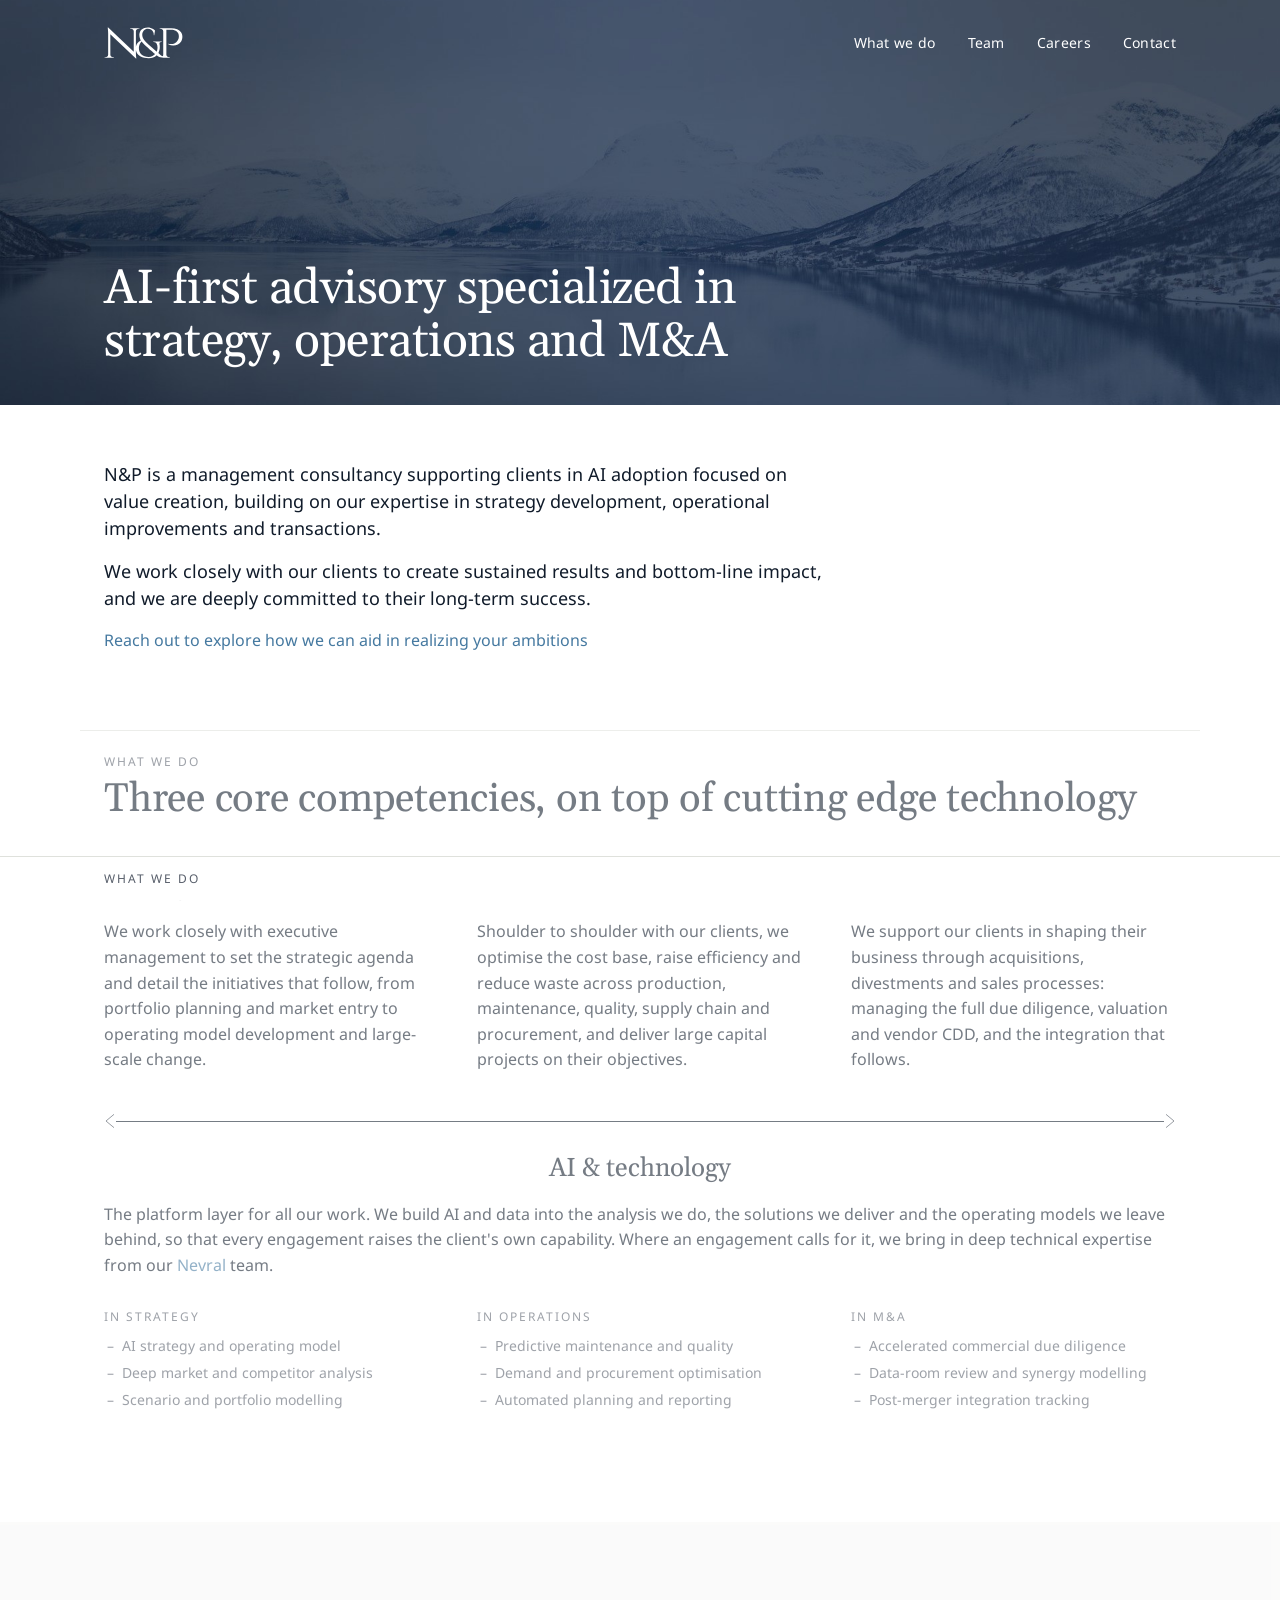
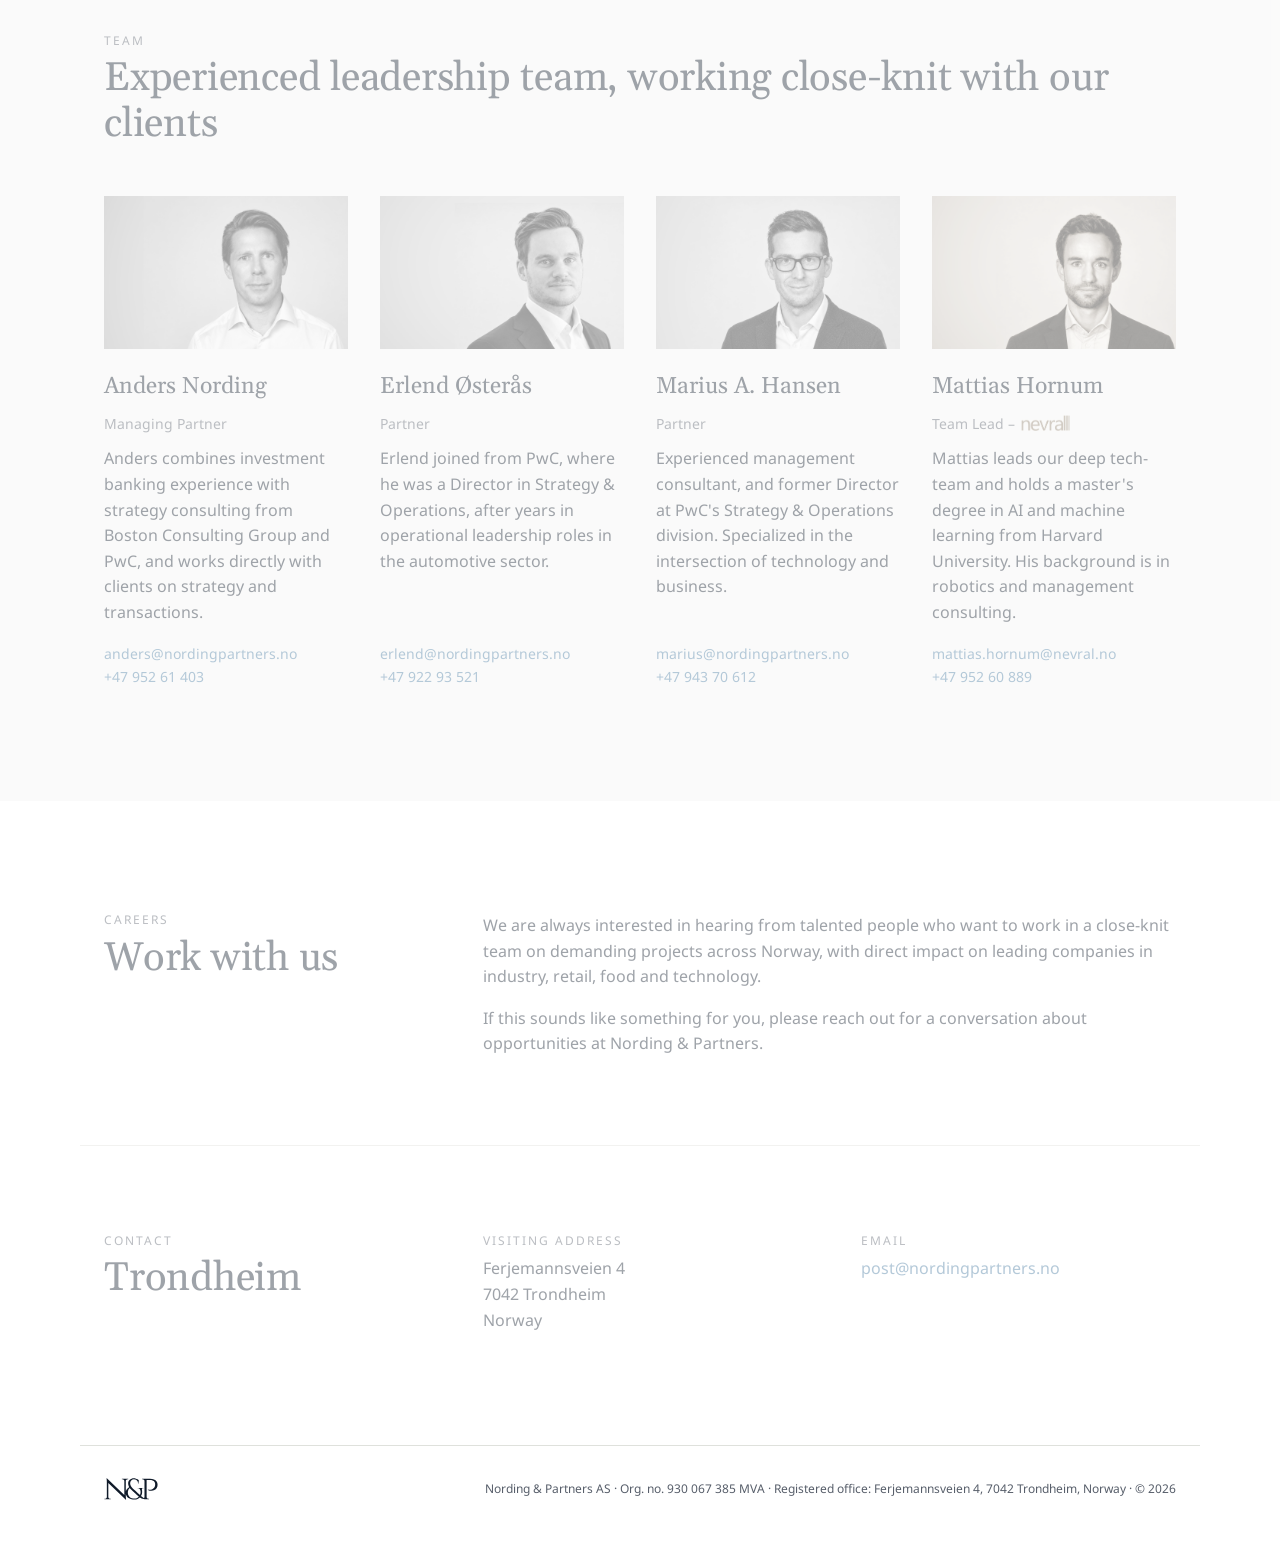
<file: index.html>
<!doctype html>
<html lang="en">
<head>
  <meta charset="utf-8">
  <meta name="viewport" content="width=device-width, initial-scale=1">
  <title>Nording &amp; Partners — Strategy, operations and M&amp;A</title>
  <meta name="description" content="Nording &amp; Partners is a Trondheim-based management consultancy supporting clients in strategy, operational improvement and transactions, with AI and data built into every engagement.">
  <link rel="canonical" href="https://www.nordingpartners.no/">
  <link rel="icon" href="favicon.svg" type="image/svg+xml">
  <meta property="og:type" content="website">
  <meta property="og:site_name" content="Nording &amp; Partners">
  <meta property="og:title" content="Nording &amp; Partners — Strategy, operations and M&amp;A">
  <meta property="og:description" content="Trondheim-based management consultancy: strategy, operational improvement and transactions, with AI and data built in.">
  <meta property="og:url" content="https://www.nordingpartners.no/">
  <meta property="og:image" content="https://www.nordingpartners.no/assets/img/hero-fjord.jpg">
  <meta name="twitter:card" content="summary_large_image">
  <link rel="stylesheet" href="assets/css/site.css?v=20261109i">
  <script type="application/ld+json">
  {
    "@context": "https://schema.org",
    "@type": "ProfessionalService",
    "name": "Nording & Partners AS",
    "url": "https://www.nordingpartners.no/",
    "email": "post@nordingpartners.no",
    "address": {
      "@type": "PostalAddress",
      "streetAddress": "Ferjemannsveien 4",
      "postalCode": "7042",
      "addressLocality": "Trondheim",
      "addressCountry": "NO"
    },
    "vatID": "NO930067385MVA",
    "areaServed": "Norway"
  }
  </script>
</head>
<body id="top">
  <a class="skip-link" href="#main">Skip to content</a>

  <!-- Compact header: slides in once the hero's nav has scrolled out -->
  <nav class="topbar" aria-label="Sections">
    <div class="container topbar__inner">
      <a class="topbar__logo" href="#top" aria-label="Nording &amp; Partners">
        <img src="assets/img/np-monogram-navy.svg" alt="" width="54" height="22">
      </a>
      <div class="topbar__links">
        <a href="#work">What we do</a>
        <a href="#team">Team</a>
        <a href="#careers">Careers</a>
        <a href="#contact">Contact</a>
      </div>
    </div>
  </nav>

  <main class="sections">
  <div class="fold">
  <header class="hero">
    <img class="hero__image" src="assets/img/hero-fjord.jpg" alt="" width="1920" height="1080" fetchpriority="high">
    <nav class="container hero__nav" aria-label="Main">
      <a class="hero__logo" href="#top" aria-label="Nording &amp; Partners">
        <img src="assets/img/np-monogram-white.svg" alt="Nording &amp; Partners" width="79" height="32">
      </a>
      <div class="hero__links">
        <a href="#work">What we do</a>
        <a href="#team">Team</a>
        <a href="#careers">Careers</a>
        <a href="#contact">Contact</a>
      </div>
    </nav>
    <div class="container hero__statement">
      <h1>AI-first advisory specialized in strategy, operations and M&amp;A</h1>
    </div>
  </header>

    <section class="intro" id="main">
      <div class="container">
        <p class="lead measure">N&amp;P is a management consultancy supporting clients in AI adoption focused on value creation, building on our expertise in strategy development, operational improvements and transactions.</p>
        <p class="lead measure">We work closely with our clients to create sustained results and bottom-line impact, and we are deeply committed to their long-term success.</p>
        <p class="measure"><a href="mailto:anders@nordingpartners.no">Reach out to explore how we can aid in realizing your ambitions</a></p>
      </div>
      <!-- Fills the space down to the next section; the chevron appears only when there is room for it -->
      <div class="intro__space" aria-hidden="true">
        <svg class="scroll-hint" viewBox="0 0 160 24" width="160" height="24"><path d="M2 2 L80 22 L158 2" fill="none" stroke="currentColor" stroke-width="1"/></svg>
      </div>
    </section>
  </div>


    <section class="work reveal" id="work" data-label="What we do">
      <div class="container">
        <div class="section-head">
          <p class="eyebrow">What we do</p>
          <h2 class="title">Three core competencies, on top of cutting edge technology</h2>
        </div>

        <div class="grid-3">
          <article class="competency">
            <h3 class="heading">Strategy</h3>
            <p>We work closely with executive management to set the strategic agenda and detail the initiatives that follow, from portfolio planning and market entry to operating model development and large-scale change.</p>
          </article>
          <article class="competency">
            <h3 class="heading">Operations</h3>
            <p>Shoulder to shoulder with our clients, we optimise the cost base, raise efficiency and reduce waste across production, maintenance, quality, supply chain and procurement, and deliver large capital projects on their objectives.</p>
          </article>
          <article class="competency">
            <h3 class="heading">M&amp;A</h3>
            <p>We support our clients in shaping their business through acquisitions, divestments and sales processes: managing the full due diligence, valuation and vendor CDD, and the integration that follows.</p>
          </article>
        </div>

        <div class="band">
          <div class="band__rule" aria-hidden="true">
            <svg viewBox="0 0 8 12" width="12" height="16"><path d="M7 1 L1 6 L7 11" fill="none" stroke="#101b2a" stroke-width="0.75" vector-effect="non-scaling-stroke"/></svg>
            <div class="line"></div>
            <svg viewBox="0 0 8 12" width="12" height="16"><path d="M1 1 L7 6 L1 11" fill="none" stroke="#101b2a" stroke-width="0.75" vector-effect="non-scaling-stroke"/></svg>
          </div>
          <div class="band__intro">
            <h3 class="heading">AI &amp; technology</h3>
            <p>The platform layer for all our work. We build AI and data into the analysis we do, the solutions we deliver and the operating models we leave behind, so that every engagement raises the client's own capability. Where an engagement calls for it, we bring in deep technical expertise from our <a href="https://nevral.no" target="_blank" rel="noopener">Nevral</a> team.</p>
          </div>
          <div class="band__lists">
            <div class="band__list">
              <p class="eyebrow">In strategy</p>
              <ul class="dashes">
                <li>AI strategy and operating model</li>
                <li>Deep market and competitor analysis</li>
                <li>Scenario and portfolio modelling</li>
              </ul>
            </div>
            <div class="band__list">
              <p class="eyebrow">In operations</p>
              <ul class="dashes">
                <li>Predictive maintenance and quality</li>
                <li>Demand and procurement optimisation</li>
                <li>Automated planning and reporting</li>
              </ul>
            </div>
            <div class="band__list">
              <p class="eyebrow">In M&amp;A</p>
              <ul class="dashes">
                <li>Accelerated commercial due diligence</li>
                <li>Data-room review and synergy modelling</li>
                <li>Post-merger integration tracking</li>
              </ul>
            </div>
          </div>
        </div>
      </div>
    </section>

    <section class="team reveal" id="team" data-label="Team">
      <div class="container">
        <div class="section-head">
          <p class="eyebrow">Team</p>
          <h2 class="title">Experienced leadership team, working close-knit with our clients</h2>
        </div>

        <div class="team__grid">

          <article class="person">
            <div class="person__photo">
              <img src="assets/img/team/han.jpg" alt="Anders Nording" width="1280" height="800" loading="lazy">
              <span class="person__initials" aria-hidden="true">HAN</span>
            </div>
            <h3 class="heading">Anders Nording</h3>
            <p class="small muted">Managing Partner</p>
            <p>Anders combines investment banking experience with strategy consulting from Boston Consulting Group and PwC, and works directly with clients on strategy and transactions.</p>
            <p class="person__contact"><a href="mailto:anders@nordingpartners.no">anders@nordingpartners.no</a><br><a href="tel:+4795261403">+47 952 61 403</a></p>
          </article>

          <article class="person">
            <div class="person__photo">
              <img src="assets/img/team/eo.jpg" alt="Erlend Østerås" width="1280" height="800" loading="lazy">
              <span class="person__initials" aria-hidden="true">EØ</span>
            </div>
            <h3 class="heading">Erlend Østerås</h3>
            <p class="small muted">Partner</p>
            <p>Erlend joined from PwC, where he was a Director in Strategy &amp; Operations, after years in operational leadership roles in the automotive sector.</p>
            <p class="person__contact"><a href="mailto:erlend@nordingpartners.no">erlend@nordingpartners.no</a><br><a href="tel:+4792293521">+47 922 93 521</a></p>
          </article>

          <article class="person">
            <div class="person__photo">
              <img src="assets/img/team/mah.jpg" alt="Marius A. Hansen" width="1280" height="800" loading="lazy">
              <span class="person__initials" aria-hidden="true">MAH</span>
            </div>
            <h3 class="heading">Marius A. Hansen</h3>
            <p class="small muted">Partner</p>
            <p>Experienced management consultant, and former Director at PwC's Strategy &amp; Operations division. Specialized in the intersection of technology and business.</p>
            <p class="person__contact"><a href="mailto:marius@nordingpartners.no">marius@nordingpartners.no</a><br><a href="tel:+4794370612">+47 943 70 612</a></p>
          </article>

          <article class="person">
            <div class="person__photo">
              <img src="assets/img/team/mh.jpg" alt="Mattias Hornum" width="1280" height="800" loading="lazy">
              <span class="person__initials" aria-hidden="true">MH</span>
            </div>
            <h3 class="heading">Mattias Hornum</h3>
            <p class="small muted person__role">Team Lead – <a href="https://nevral.no" target="_blank" rel="noopener" class="person__partner"><img src="assets/img/nevral-logo.png" alt="Nevral" width="123" height="40"></a></p>
            <p>Mattias leads our deep tech-team and holds a master's degree in AI and machine learning from Harvard University. His background is in robotics and management consulting.</p>
            <p class="person__contact"><a href="mailto:mattias.hornum@nevral.no">mattias.hornum@nevral.no</a><br><a href="tel:+4795260889">+47 952 60 889</a></p>
          </article>

          <!-- Hidden until bios, portraits and contact details are final. Remove the `hidden` attributes to show. -->

          <article class="person" hidden>
            <div class="person__photo">
              <img src="assets/img/team/swh.jpg" alt="Sigrid W. Haugen" width="1280" height="800" loading="lazy">
              <span class="person__initials" aria-hidden="true">SWH</span>
            </div>
            <h3 class="heading">Sigrid W. Haugen</h3>
            <p class="small muted">Project Leader</p>
            <p>With a master's degree in nanotechnology and an extensive programming background, Sigrid brings a technical depth to her management consulting work.</p>
            <p class="person__contact"><a href="mailto:post@nordingpartners.no">[email]</a><br><a href="tel:+47">[phone]</a></p>
          </article>

          <article class="person" hidden>
            <div class="person__photo">
              <img src="assets/img/team/jsp.jpg" alt="Jørgen S. Pettersen" width="1280" height="800" loading="lazy">
              <span class="person__initials" aria-hidden="true">JSP</span>
            </div>
            <h3 class="heading">Jørgen S. Pettersen</h3>
            <p class="small muted">Project Leader</p>
            <p>Jørgen has worked as an M&amp;A advisor, financial analyst and management consultant, and leads much of the firm's transaction work.</p>
            <p class="person__contact"><a href="mailto:post@nordingpartners.no">[email]</a><br><a href="tel:+47">[phone]</a></p>
          </article>

        </div>
      </div>
    </section>

    <section class="careers reveal" id="careers" data-label="Careers">
      <div class="container">
        <div class="section-head">
          <p class="eyebrow">Careers</p>
          <h2 class="title">Work with us</h2>
        </div>
        <div class="careers__text">
          <p>We are always interested in hearing from talented people who want to work in a close-knit team on demanding projects across Norway, with direct impact on leading companies in industry, retail, food and technology.</p>
          <p>If this sounds like something for you, please reach out for a conversation about opportunities at Nording &amp; Partners.</p>
        </div>
      </div>
    </section>

    <section class="contact reveal" id="contact" data-label="Contact">
      <div class="container">
        <div class="section-head">
          <p class="eyebrow">Contact</p>
          <h2 class="title">Trondheim</h2>
        </div>
        <div class="contact__block">
          <p class="eyebrow">Visiting address</p>
          <p>Ferjemannsveien 4<br>7042 Trondheim<br>Norway</p>
        </div>
        <div class="contact__block">
          <p class="eyebrow">Email</p>
          <p><a href="mailto:post@nordingpartners.no">post@nordingpartners.no</a></p>
        </div>
      </div>
    </section>

  </main>

  <div class="next-bar" aria-hidden="true">
    <a class="container next-bar__label eyebrow" href="#work">What we do</a>
  </div>

  <footer class="footer">
    <div class="container">
      <img src="assets/img/np-monogram-navy.svg" alt="N&amp;P" width="54" height="22">
      <p>Nording &amp; Partners AS · Org. no. 930 067 385 MVA · Registered office: Ferjemannsveien 4, 7042 Trondheim, Norway · © 2026</p>
    </div>
  </footer>

  <script>
  (function () {
    var sections = Array.prototype.slice.call(document.querySelectorAll('.reveal'));
    var bar = document.querySelector('.next-bar');
    var label = bar.querySelector('.next-bar__label');
    var footer = document.querySelector('.footer');
    var hint = document.querySelector('.scroll-hint');
    var topbar = document.querySelector('.topbar');
    var hero = document.querySelector('.hero');
    var reduce = window.matchMedia('(prefers-reduced-motion: reduce)').matches;
    var current = null, swapping = false, ticking = false;

    function ease(t) { return t < 0.5 ? 2 * t * t : 1 - Math.pow(-2 * t + 2, 2) / 2; }

    function setLabel(sec) {
      if (sec === current) return;
      current = sec;
      if (swapping) return;
      if (!sec) { bar.classList.add('is-hidden'); return; }
      bar.classList.remove('is-hidden');
      if (reduce) { label.textContent = sec.dataset.label; label.setAttribute('href', '#' + sec.id); return; }
      swapping = true;
      label.classList.add('is-swapping');
      setTimeout(function () {
        label.textContent = current.dataset.label;
        label.setAttribute('href', '#' + current.id);
        label.classList.remove('is-swapping');
        swapping = false;
      }, 220);
    }

    function update() {
      ticking = false;
      var vh = window.innerHeight;
      var next = null;
      sections.forEach(function (sec) {
        var top = sec.getBoundingClientRect().top;
        if (!reduce) {
          // faded when its top enters at the bottom edge, fully in by 40% from the top
          var p = Math.min(1, Math.max(0, (vh - top) / (vh * 0.5)));
          sec.style.opacity = (0.4 + 0.6 * ease(p)).toFixed(3);
        }
        // the bar shows the first section not yet mostly scrolled in
        if (!next && top > vh * 0.3) next = sec;
      });
      var footerIn = footer.getBoundingClientRect().top < vh;
      setLabel(footerIn ? null : next);
      // the chevron has done its job once the reader starts scrolling
      if (hint) hint.classList.toggle('is-hidden', window.scrollY > 40);
      // compact header once the whole hero has left the viewport
      topbar.classList.toggle('is-shown', hero.getBoundingClientRect().bottom <= 0);
    }
    function onScroll() { if (!ticking) { ticking = true; requestAnimationFrame(update); } }
    window.addEventListener('scroll', onScroll, { passive: true });
    window.addEventListener('resize', onScroll);
    update();
  })();
  </script>
</body>
</html>
</file>
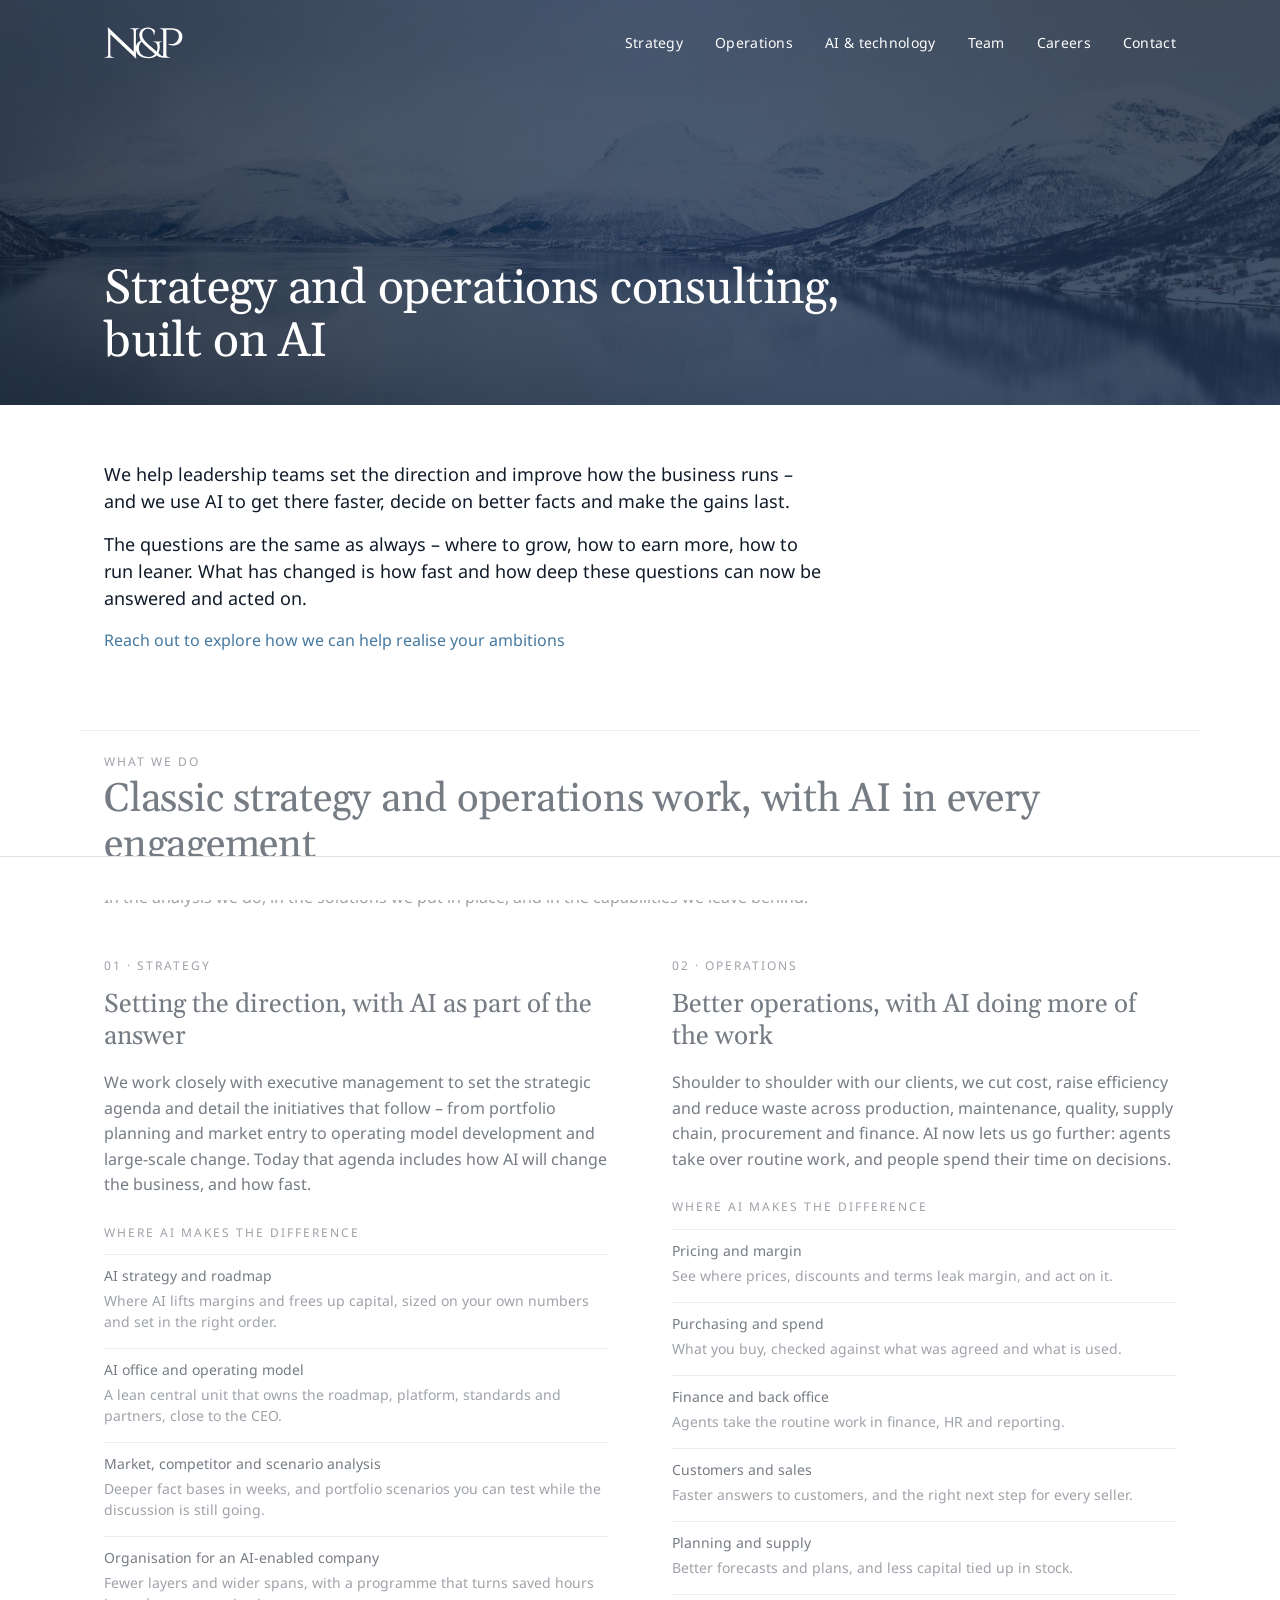
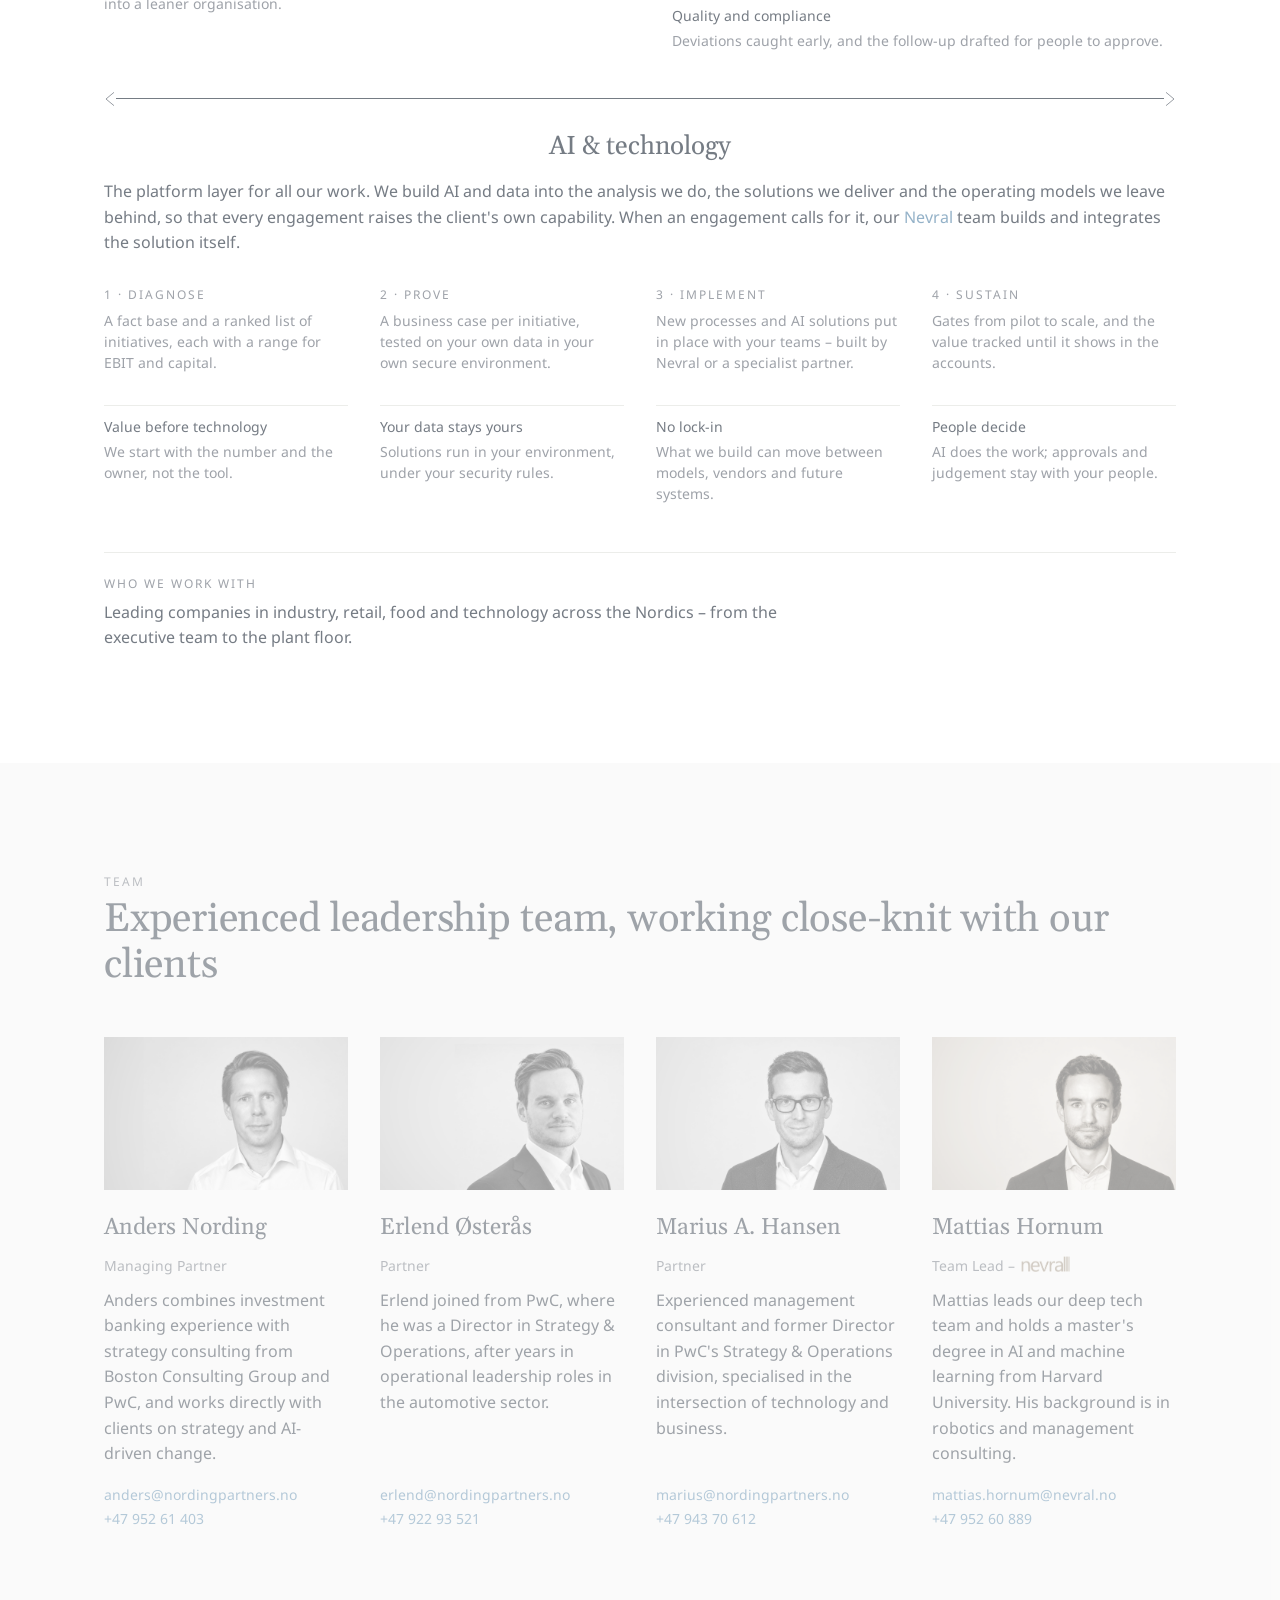
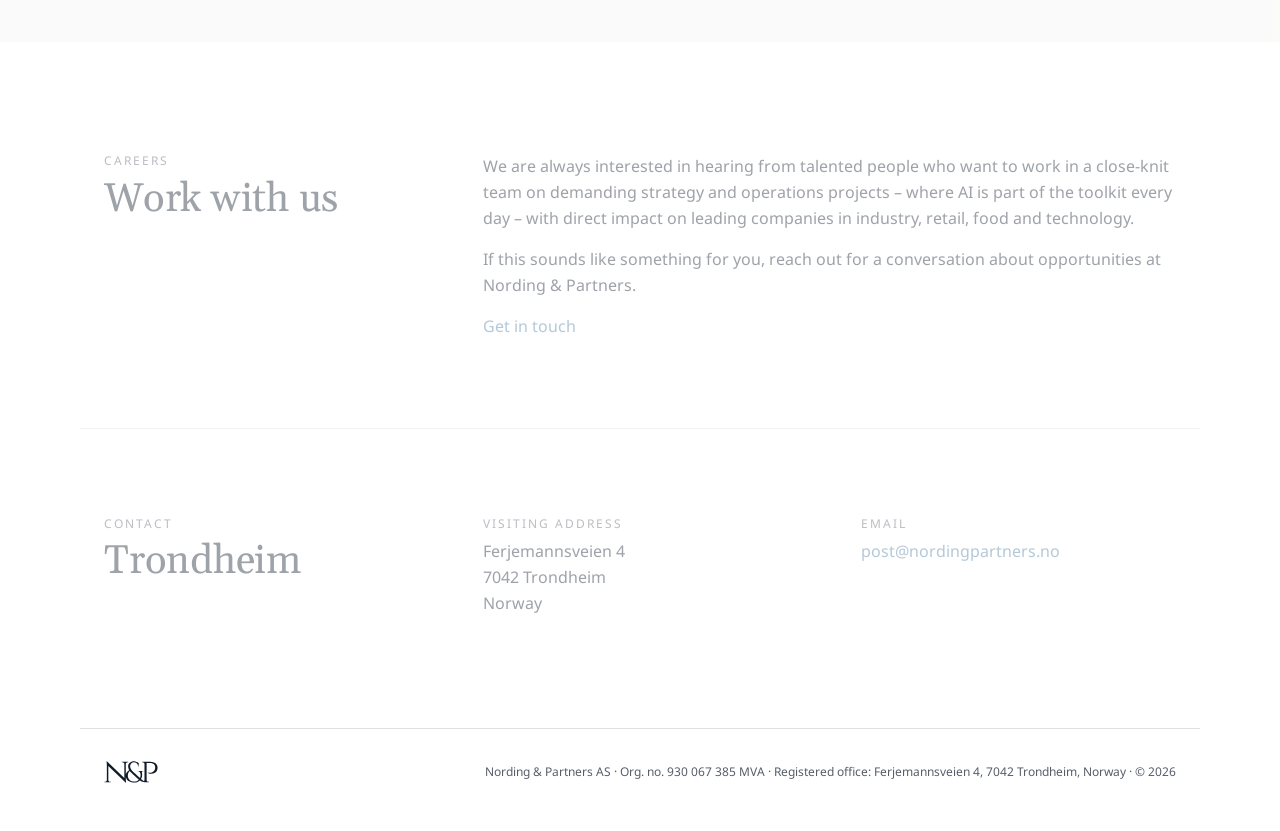
<file: ai-first/index.html>
<!doctype html>
<html lang="en">
<head>
  <meta charset="utf-8">
  <meta name="viewport" content="width=device-width, initial-scale=1">
  <title>Nording &amp; Partners — AI-first (demo)</title>
  <meta name="description" content="Demo of an alternative front page for Nording &amp; Partners.">
  <meta name="robots" content="noindex, nofollow">
  <link rel="icon" href="../favicon.svg" type="image/svg+xml">
  <link rel="stylesheet" href="../assets/css/site.css?v=20261109i">
</head>
<body id="top">
  <a class="skip-link" href="#main">Skip to content</a>

  <!-- Compact header: slides in once the hero's nav has scrolled out -->
  <nav class="topbar" aria-label="Sections">
    <div class="container topbar__inner">
      <a class="topbar__logo" href="#top" aria-label="Nording &amp; Partners">
        <img src="../assets/img/np-monogram-navy.svg" alt="" width="54" height="22">
      </a>
      <div class="topbar__links">
        <a href="#work">What we do</a>
        <a href="#team">Team</a>
        <a href="#careers">Careers</a>
        <a href="#contact">Contact</a>
      </div>
    </div>
  </nav>

  <main class="sections">
  <div class="fold">
  <header class="hero">
    <img class="hero__image" src="../assets/img/hero-fjord.jpg" alt="" width="1920" height="1080" fetchpriority="high">
    <nav class="container hero__nav" aria-label="Main">
      <a class="hero__logo" href="#top" aria-label="Nording &amp; Partners">
        <img src="../assets/img/np-monogram-white.svg" alt="Nording &amp; Partners" width="79" height="32">
      </a>
      <div class="hero__links">
        <a href="#strategy">Strategy</a>
        <a href="#operations">Operations</a>
        <a href="#ai">AI &amp; technology</a>
        <a href="#team">Team</a>
        <a href="#careers">Careers</a>
        <a href="#contact">Contact</a>
      </div>
    </nav>
    <div class="container hero__statement">
      <h1>Strategy and operations consulting, built on AI</h1>
    </div>
  </header>

    <section class="intro" id="main">
      <div class="container">
        <p class="lead measure">We help leadership teams set the direction and improve how the business runs – and we use AI to get there faster, decide on better facts and make the gains last.</p>
        <p class="lead measure">The questions are the same as always – where to grow, how to earn more, how to run leaner. What has changed is how fast and how deep these questions can now be answered and acted on.</p>
        <p class="measure"><a href="mailto:anders@nordingpartners.no">Reach out to explore how we can help realise your ambitions</a></p>
      </div>
      <!-- Fills the space down to the next section; the chevron appears only when there is room for it -->
      <div class="intro__space" aria-hidden="true">
        <svg class="scroll-hint" viewBox="0 0 160 24" width="160" height="24"><path d="M2 2 L80 22 L158 2" fill="none" stroke="currentColor" stroke-width="1"/></svg>
      </div>
    </section>
  </div>


    <section class="work reveal" id="work" data-label="What we do">
      <div class="container">
        <div class="section-head">
          <p class="eyebrow">What we do</p>
          <h2 class="title">Classic strategy and operations work, with AI in every engagement</h2>
          <p class="muted measure section-head__sub">In the analysis we do, in the solutions we put in place, and in the capabilities we leave behind.</p>
        </div>

        <div class="grid-2">
          <article class="competency" id="strategy">
            <p class="eyebrow">01 · Strategy</p>
            <h3 class="heading">Setting the direction, with AI as part of the answer</h3>
            <p>We work closely with executive management to set the strategic agenda and detail the initiatives that follow – from portfolio planning and market entry to operating model development and large-scale change. Today that agenda includes how AI will change the business, and how fast.</p>
            <div class="item-list">
              <p class="eyebrow">Where AI makes the difference</p>
              <div class="item"><p class="small">AI strategy and roadmap</p><p class="small muted">Where AI lifts margins and frees up capital, sized on your own numbers and set in the right order.</p></div>
              <div class="item"><p class="small">AI office and operating model</p><p class="small muted">A lean central unit that owns the roadmap, platform, standards and partners, close to the CEO.</p></div>
              <div class="item"><p class="small">Market, competitor and scenario analysis</p><p class="small muted">Deeper fact bases in weeks, and portfolio scenarios you can test while the discussion is still going.</p></div>
              <div class="item"><p class="small">Organisation for an AI-enabled company</p><p class="small muted">Fewer layers and wider spans, with a programme that turns saved hours into a leaner organisation.</p></div>
            </div>
          </article>

          <article class="competency" id="operations">
            <p class="eyebrow">02 · Operations</p>
            <h3 class="heading">Better operations, with AI doing more of the work</h3>
            <p>Shoulder to shoulder with our clients, we cut cost, raise efficiency and reduce waste across production, maintenance, quality, supply chain, procurement and finance. AI now lets us go further: agents take over routine work, and people spend their time on decisions.</p>
            <div class="item-list">
              <p class="eyebrow">Where AI makes the difference</p>
              <div class="item"><p class="small">Pricing and margin</p><p class="small muted">See where prices, discounts and terms leak margin, and act on it.</p></div>
              <div class="item"><p class="small">Purchasing and spend</p><p class="small muted">What you buy, checked against what was agreed and what is used.</p></div>
              <div class="item"><p class="small">Finance and back office</p><p class="small muted">Agents take the routine work in finance, HR and reporting.</p></div>
              <div class="item"><p class="small">Customers and sales</p><p class="small muted">Faster answers to customers, and the right next step for every seller.</p></div>
              <div class="item"><p class="small">Planning and supply</p><p class="small muted">Better forecasts and plans, and less capital tied up in stock.</p></div>
              <div class="item"><p class="small">Quality and compliance</p><p class="small muted">Deviations caught early, and the follow-up drafted for people to approve.</p></div>
            </div>
          </article>
        </div>

        <div class="band" id="ai">
          <div class="band__rule" aria-hidden="true">
            <svg viewBox="0 0 8 12" width="12" height="16"><path d="M7 1 L1 6 L7 11" fill="none" stroke="#101b2a" stroke-width="0.75" vector-effect="non-scaling-stroke"/></svg>
            <div class="line"></div>
            <svg viewBox="0 0 8 12" width="12" height="16"><path d="M1 1 L7 6 L1 11" fill="none" stroke="#101b2a" stroke-width="0.75" vector-effect="non-scaling-stroke"/></svg>
          </div>
          <div class="band__intro">
            <h3 class="heading">AI &amp; technology</h3>
            <p>The platform layer for all our work. We build AI and data into the analysis we do, the solutions we deliver and the operating models we leave behind, so that every engagement raises the client's own capability. When an engagement calls for it, our <a href="https://nevral.no" target="_blank" rel="noopener">Nevral</a> team builds and integrates the solution itself.</p>
          </div>
          <div class="steps">
            <div class="step"><p class="eyebrow">1 · Diagnose</p><p class="small muted">A fact base and a ranked list of initiatives, each with a range for EBIT and capital.</p></div>
            <div class="step"><p class="eyebrow">2 · Prove</p><p class="small muted">A business case per initiative, tested on your own data in your own secure environment.</p></div>
            <div class="step"><p class="eyebrow">3 · Implement</p><p class="small muted">New processes and AI solutions put in place with your teams – built by Nevral or a specialist partner.</p></div>
            <div class="step"><p class="eyebrow">4 · Sustain</p><p class="small muted">Gates from pilot to scale, and the value tracked until it shows in the accounts.</p></div>
          </div>
          <div class="items-4">
            <div class="item"><p class="small">Value before technology</p><p class="small muted">We start with the number and the owner, not the tool.</p></div>
            <div class="item"><p class="small">Your data stays yours</p><p class="small muted">Solutions run in your environment, under your security rules.</p></div>
            <div class="item"><p class="small">No lock-in</p><p class="small muted">What we build can move between models, vendors and future systems.</p></div>
            <div class="item"><p class="small">People decide</p><p class="small muted">AI does the work; approvals and judgement stay with your people.</p></div>
          </div>
        </div>

        <div class="who">
          <p class="eyebrow">Who we work with</p>
          <p class="measure">Leading companies in industry, retail, food and technology across the Nordics – from the executive team to the plant floor.</p>
        </div>
      </div>
    </section>

    <section class="team reveal" id="team" data-label="Team">
      <div class="container">
        <div class="section-head">
          <p class="eyebrow">Team</p>
          <h2 class="title">Experienced leadership team, working close-knit with our clients</h2>
        </div>

        <div class="team__grid">

          <article class="person">
            <div class="person__photo">
              <img src="../assets/img/team/han.jpg" alt="Anders Nording" width="1280" height="800" loading="lazy">
            </div>
            <h3 class="heading">Anders Nording</h3>
            <p class="small muted">Managing Partner</p>
            <p>Anders combines investment banking experience with strategy consulting from Boston Consulting Group and PwC, and works directly with clients on strategy and AI-driven change.</p>
            <p class="person__contact"><a href="mailto:anders@nordingpartners.no">anders@nordingpartners.no</a><br><a href="tel:+4795261403">+47 952 61 403</a></p>
          </article>

          <article class="person">
            <div class="person__photo">
              <img src="../assets/img/team/eo.jpg" alt="Erlend Østerås" width="1280" height="800" loading="lazy">
            </div>
            <h3 class="heading">Erlend Østerås</h3>
            <p class="small muted">Partner</p>
            <p>Erlend joined from PwC, where he was a Director in Strategy &amp; Operations, after years in operational leadership roles in the automotive sector.</p>
            <p class="person__contact"><a href="mailto:erlend@nordingpartners.no">erlend@nordingpartners.no</a><br><a href="tel:+4792293521">+47 922 93 521</a></p>
          </article>

          <article class="person">
            <div class="person__photo">
              <img src="../assets/img/team/mah.jpg" alt="Marius A. Hansen" width="1280" height="800" loading="lazy">
            </div>
            <h3 class="heading">Marius A. Hansen</h3>
            <p class="small muted">Partner</p>
            <p>Experienced management consultant and former Director in PwC's Strategy &amp; Operations division, specialised in the intersection of technology and business.</p>
            <p class="person__contact"><a href="mailto:marius@nordingpartners.no">marius@nordingpartners.no</a><br><a href="tel:+4794370612">+47 943 70 612</a></p>
          </article>

          <article class="person">
            <div class="person__photo">
              <img src="../assets/img/team/mh.jpg" alt="Mattias Hornum" width="1280" height="800" loading="lazy">
            </div>
            <h3 class="heading">Mattias Hornum</h3>
            <p class="small muted person__role">Team Lead – <a href="https://nevral.no" target="_blank" rel="noopener" class="person__partner"><img src="../assets/img/nevral-logo.png" alt="Nevral" width="123" height="40"></a></p>
            <p>Mattias leads our deep tech team and holds a master's degree in AI and machine learning from Harvard University. His background is in robotics and management consulting.</p>
            <p class="person__contact"><a href="mailto:mattias.hornum@nevral.no">mattias.hornum@nevral.no</a><br><a href="tel:+4795260889">+47 952 60 889</a></p>
          </article>

        </div>
      </div>
    </section>

    <section class="careers reveal" id="careers" data-label="Careers">
      <div class="container">
        <div class="section-head">
          <p class="eyebrow">Careers</p>
          <h2 class="title">Work with us</h2>
        </div>
        <div class="careers__text">
          <p>We are always interested in hearing from talented people who want to work in a close-knit team on demanding strategy and operations projects – where AI is part of the toolkit every day – with direct impact on leading companies in industry, retail, food and technology.</p>
          <p>If this sounds like something for you, reach out for a conversation about opportunities at Nording &amp; Partners.</p>
          <p><a href="mailto:post@nordingpartners.no">Get in touch</a></p>
        </div>
      </div>
    </section>

    <section class="contact reveal" id="contact" data-label="Contact">
      <div class="container">
        <div class="section-head">
          <p class="eyebrow">Contact</p>
          <h2 class="title">Trondheim</h2>
        </div>
        <div class="contact__block">
          <p class="eyebrow">Visiting address</p>
          <p>Ferjemannsveien 4<br>7042 Trondheim<br>Norway</p>
        </div>
        <div class="contact__block">
          <p class="eyebrow">Email</p>
          <p><a href="mailto:post@nordingpartners.no">post@nordingpartners.no</a></p>
        </div>
      </div>
    </section>

  </main>

  <div class="next-bar" aria-hidden="true">
    <a class="container next-bar__label eyebrow" href="#work">What we do</a>
  </div>

  <footer class="footer">
    <div class="container">
      <img src="../assets/img/np-monogram-navy.svg" alt="N&amp;P" width="54" height="22">
      <p>Nording &amp; Partners AS · Org. no. 930 067 385 MVA · Registered office: Ferjemannsveien 4, 7042 Trondheim, Norway · © 2026</p>
    </div>
  </footer>

  <script>
  (function () {
    var sections = Array.prototype.slice.call(document.querySelectorAll('.reveal'));
    var bar = document.querySelector('.next-bar');
    var label = bar.querySelector('.next-bar__label');
    var footer = document.querySelector('.footer');
    var hint = document.querySelector('.scroll-hint');
    var topbar = document.querySelector('.topbar');
    var hero = document.querySelector('.hero');
    var reduce = window.matchMedia('(prefers-reduced-motion: reduce)').matches;
    var current = null, swapping = false, ticking = false;

    function ease(t) { return t < 0.5 ? 2 * t * t : 1 - Math.pow(-2 * t + 2, 2) / 2; }

    function setLabel(sec) {
      if (sec === current) return;
      current = sec;
      if (swapping) return;
      if (!sec) { bar.classList.add('is-hidden'); return; }
      bar.classList.remove('is-hidden');
      if (reduce) { label.textContent = sec.dataset.label; label.setAttribute('href', '#' + sec.id); return; }
      swapping = true;
      label.classList.add('is-swapping');
      setTimeout(function () {
        label.textContent = current.dataset.label;
        label.setAttribute('href', '#' + current.id);
        label.classList.remove('is-swapping');
        swapping = false;
      }, 220);
    }

    function update() {
      ticking = false;
      var vh = window.innerHeight;
      var next = null;
      sections.forEach(function (sec) {
        var top = sec.getBoundingClientRect().top;
        if (!reduce) {
          var p = Math.min(1, Math.max(0, (vh - top) / (vh * 0.5)));
          sec.style.opacity = (0.4 + 0.6 * ease(p)).toFixed(3);
        }
        if (!next && top > vh * 0.3) next = sec;
      });
      var footerIn = footer.getBoundingClientRect().top < vh;
      setLabel(footerIn ? null : next);
      if (hint) hint.classList.toggle('is-hidden', window.scrollY > 40);
      topbar.classList.toggle('is-shown', hero.getBoundingClientRect().bottom <= 0);
    }
    function onScroll() { if (!ticking) { ticking = true; requestAnimationFrame(update); } }
    window.addEventListener('scroll', onScroll, { passive: true });
    window.addEventListener('resize', onScroll);
    update();
  })();
  </script>
</body>
</html>
</file>
<file: assets/css/site.css>
/* Nording & Partners — site styles
   Tokens from the N&P Rebrand design system. Hairlines, not boxes. */

@font-face {
  font-family: "Noto Sans";
  font-weight: 400;
  font-display: swap;
  src: url("../fonts/noto-sans-latin-400-normal.woff2") format("woff2");
  unicode-range: U+0000-00FF, U+0131, U+0152-0153, U+02BB-02BC, U+02C6, U+02DA, U+02DC, U+2000-206F, U+2074, U+20AC, U+2122, U+2191, U+2193, U+2212, U+2215, U+FEFF, U+FFFD;
}
@font-face {
  font-family: "Noto Sans";
  font-weight: 400;
  font-display: swap;
  src: url("../fonts/noto-sans-latin-ext-400-normal.woff2") format("woff2");
  unicode-range: U+0100-02AF, U+0304, U+0308, U+0329, U+1E00-1E9F, U+1EF2-1EFF, U+2020, U+20A0-20AB, U+20AD-20CF, U+2113, U+2C60-2C7F, U+A720-A7FF;
}
/* Gelasio shares Georgia's metrics: used only where Georgia is not installed (Android, Linux). */
@font-face {
  font-family: "Gelasio";
  font-weight: 400;
  font-display: swap;
  src: url("../fonts/gelasio-latin-400-normal.woff2") format("woff2");
  unicode-range: U+0000-00FF, U+0131, U+0152-0153, U+02BB-02BC, U+02C6, U+02DA, U+02DC, U+2000-206F, U+2074, U+20AC, U+2122, U+2191, U+2193, U+2212, U+2215, U+FEFF, U+FFFD;
}
@font-face {
  font-family: "Gelasio";
  font-weight: 400;
  font-display: swap;
  src: url("../fonts/gelasio-latin-ext-400-normal.woff2") format("woff2");
  unicode-range: U+0100-02AF, U+0304, U+0308, U+0329, U+1E00-1E9F, U+1EF2-1EFF, U+2020, U+20A0-20AB, U+20AD-20CF, U+2113, U+2C60-2C7F, U+A720-A7FF;
}

:root {
  --navy: #101b2a;
  --steel: #4579a0;
  --stone: #c0c3bb;
  --ink: #101b2a;
  --ink-muted: #575e6a;
  --ink-faint: #8d9199;
  --surface: #ffffff;
  --surface-alt: #f5f5f3;
  --rule: #dfe1dc;
  --portrait-bg: #cecece;

  --font-serif: Georgia, Gelasio, "Times New Roman", Times, serif;
  --font-sans: "Noto Sans", Aptos, "Segoe UI", sans-serif;

  --container: 1120px;
  --gutter: 24px;
  --section: clamp(36px, 4.5vw, 56px);
  --section-tight: clamp(24px, 3.2vw, 40px);
  --section-wide: clamp(72px, 9vw, 112px);
  --section-mid: clamp(56px, 7vw, 88px);
}

*, *::before, *::after { box-sizing: border-box; }

html { scroll-behavior: smooth; }

body {
  margin: 0;
  font-family: var(--font-sans);
  font-size: 16px;
  line-height: 1.6;
  color: var(--ink);
  background: var(--surface);
  -webkit-font-smoothing: antialiased;
}

a { color: var(--steel); text-decoration: none; }
a:hover { color: var(--ink); text-decoration: underline; }

img { display: block; max-width: 100%; }

h1, h2, h3 {
  margin: 0;
  font-family: var(--font-serif);
  font-weight: 400;
}

p, ul { margin: 0; }

.container {
  max-width: var(--container);
  width: 100%;
  margin: 0 auto;
  padding-left: var(--gutter);
  padding-right: var(--gutter);
}

.skip-link {
  position: absolute;
  left: -9999px;
  top: 8px;
  padding: 8px 12px;
  background: var(--surface);
  color: var(--ink);
}
.skip-link:focus { left: 8px; z-index: 10; }

/* Type styles */
.eyebrow {
  font-size: 12px;
  line-height: 1.2;
  letter-spacing: 2px;
  text-transform: uppercase;
  color: var(--ink-muted);
}
.title {
  font-size: 40px;
  line-height: 1.15;
  letter-spacing: -0.25px;
}
.heading {
  font-size: 26px;
  line-height: 1.25;
}
.lead { font-size: 18px; line-height: 1.5; }
.muted { color: var(--ink-muted); }
.small { font-size: 14px; line-height: 1.5; }
.measure { max-width: 720px; }

/* Compact header: fixed to the top, slides in once the hero's nav has scrolled out */
:root { --topbar-h: 52px; }
.topbar {
  position: fixed;
  top: 0; left: 0; right: 0;
  height: var(--topbar-h);
  background: var(--surface);
  border-bottom: 1px solid var(--rule);
  z-index: 20;
  transform: translateY(-100%);
  visibility: hidden;
  transition: transform 300ms ease, visibility 0s linear 300ms;
}
.topbar.is-shown {
  transform: translateY(0);
  visibility: visible;
  transition: transform 300ms ease, visibility 0s;
}
.topbar__inner {
  height: 100%;
  display: flex;
  justify-content: space-between;
  align-items: center;
  gap: 16px 32px;
}
.topbar__logo { display: inline-flex; align-items: center; }
.topbar__logo img { height: 20px; width: auto; }
.topbar__links {
  display: flex;
  gap: 8px 32px;
  font-size: 14px;
  letter-spacing: 0.3px;
}
.topbar__links a { color: var(--ink); padding: 8px 0; }
.topbar__links a:hover { color: var(--steel); text-decoration: none; }
section[id] { scroll-margin-top: calc(var(--topbar-h) + 16px); }

/* Hero */
.hero {
  position: relative;
  overflow: hidden;
  background: var(--navy);
  min-height: clamp(320px, 45vh, 420px);
  display: flex;
  flex-direction: column;
  justify-content: space-between;
  color: #fff;
}
.hero__image {
  position: absolute;
  inset: 0;
  width: 100%;
  height: 100%;
  object-fit: cover;
  object-position: center 42%;
}
.hero__nav {
  position: relative;
  padding-top: 24px;
  display: flex;
  flex-wrap: wrap;
  justify-content: space-between;
  align-items: center;
  gap: 16px 32px;
}
.hero__logo { display: inline-flex; align-items: center; }
.hero__logo img { height: 32px; width: auto; }
.hero__links {
  display: flex;
  flex-wrap: wrap;
  gap: 8px 32px;
  font-size: 14px;
  letter-spacing: 0.3px;
}
.hero__links a { color: #fff; padding: 8px 0; min-height: 28px; }
.hero__links a:hover { color: #fff; }
.hero__statement {
  position: relative;
  padding-top: 40px;
  padding-bottom: 36px;
}
.hero h1 {
  max-width: 760px;
  font-size: clamp(32px, 4vw, 48px);
  line-height: 1.1;
  letter-spacing: -0.5px;
  color: #fff;
}

/* Fold: hero + intro, sized so the next section's head and the three competency
   headings sit just inside the first viewport (about 230px of them), above the bar */
:root { --bar-h: 44px; --peek: 230px; }
.fold {
  min-height: calc(100vh - var(--peek) - var(--bar-h));
  min-height: calc(100dvh - var(--peek) - var(--bar-h));
  display: flex;
  flex-direction: column;
}

/* Intro. The bottom padding is the floor: about three body lines (3 × 16px × 1.6)
   between "Reach out" and the rule above What we do on compressed viewports */
.intro {
  flex: 1;
  display: flex;
  flex-direction: column;
  padding: var(--section) 0 76px;
}
.intro .container { display: flex; flex-direction: column; gap: 16px; }

/* Whatever room is left on taller viewports; the chevron shows only when there is enough of it */
.intro__space {
  flex: 1 1 0;
  min-height: 0;
  container-type: size;
  display: flex;
  align-items: center;
  justify-content: center;
}
.scroll-hint {
  display: none;
  position: relative;
  top: 15%; /* sits a little below the centre of the space */
  color: var(--rule); /* same as the divider above What we do */
  transition: opacity 400ms ease;
}
@container (min-height: 140px) {
  .scroll-hint { display: block; }
}
.scroll-hint.is-hidden { opacity: 0; }

/* Sections fade in with scroll (opacity is set by the script; full without it) */
.reveal { opacity: 1; }

/* Fixed bar on the bottom edge: the label of the section not yet scrolled in */
.next-bar {
  position: fixed;
  left: 0; right: 0; bottom: 0;
  height: var(--bar-h);
  background: var(--surface);
  border-top: 1px solid var(--rule);
  z-index: 10;
  transition: opacity 300ms ease, transform 300ms ease;
}
.next-bar.is-hidden { opacity: 0; transform: translateY(100%); pointer-events: none; }
.next-bar__label {
  display: block;
  padding-top: 15px;
  padding-bottom: 15px;
  line-height: 14px;
  color: var(--ink-muted);
  text-decoration: none;
  transition: opacity 220ms ease;
}
.next-bar__label:hover { color: var(--ink); text-decoration: none; }
.next-bar__label.is-swapping { opacity: 0; }

/* What we do */
.work { padding-bottom: var(--section-wide); }
.work .container {
  border-top: 1px solid var(--rule);
  padding-top: 24px;
  display: flex;
  flex-direction: column;
  gap: 48px;
}
.section-head { display: flex; flex-direction: column; gap: 8px; }
.grid-3 {
  display: grid;
  grid-template-columns: repeat(auto-fit, minmax(280px, 1fr));
  gap: 40px 48px;
}
.competency { display: flex; flex-direction: column; gap: 16px; }

/* Cross-cutting band */
.band {
  position: relative;
  padding-top: 32px;
  display: flex;
  flex-direction: column;
  gap: 32px;
}
.band__rule {
  position: absolute;
  left: 0; right: 0; top: -8px;
  height: 16px;
  display: flex;
  align-items: center;
}
.band__rule svg { display: block; flex: none; }
.band__rule .line { flex: 1; height: 1px; background: var(--navy); }
.band__intro { display: flex; flex-direction: column; gap: 16px; }
.band__intro .heading { text-align: center; }
.band__lists {
  display: grid;
  grid-template-columns: repeat(auto-fit, minmax(280px, 1fr));
  gap: 24px 48px;
}
.band__list { display: flex; flex-direction: column; gap: 10px; }
.dashes {
  padding-left: 18px;
  list-style: "–  " outside;
  display: flex;
  flex-direction: column;
  gap: 6px;
  font-size: 14px;
  line-height: 1.5;
  color: var(--ink-muted);
}

/* AI-first page (/ai-first/): two competencies with item lists, steps and principles */
.section-head__sub { margin-top: 8px; }
.grid-2 {
  display: grid;
  grid-template-columns: repeat(auto-fit, minmax(280px, 1fr));
  gap: 40px 64px;
  align-items: start;
}
.competency[id], .band[id] { scroll-margin-top: calc(var(--topbar-h) + 16px); }
.item-list {
  margin-top: 12px;
  display: flex;
  flex-direction: column;
  gap: 16px;
}
.item-list .eyebrow { margin-bottom: -2px; }
.item {
  border-top: 1px solid var(--rule);
  padding-top: 10px;
  display: flex;
  flex-direction: column;
  gap: 4px;
}
.items-4 {
  display: grid;
  grid-template-columns: repeat(auto-fit, minmax(220px, 1fr));
  gap: 20px 32px;
}
.steps {
  display: grid;
  grid-template-columns: repeat(auto-fit, minmax(220px, 1fr));
  gap: 24px 32px;
}
.step { display: flex; flex-direction: column; gap: 8px; }
.who {
  border-top: 1px solid var(--rule);
  padding-top: 24px;
  display: flex;
  flex-direction: column;
  gap: 8px;
}

/* Team */
.team {
  background: var(--surface-alt);
  padding: var(--section-wide) 0; /* top matches the space below the last AI bullet */
}
.team .container { display: flex; flex-direction: column; gap: 48px; }
.team__grid {
  display: grid;
  grid-template-columns: repeat(auto-fit, minmax(230px, 1fr));
  gap: 56px 32px;
}
.person { display: flex; flex-direction: column; gap: 12px; }
.person .heading { font-size: 23px; }
.person__role {
  display: flex;
  align-items: center;
  gap: 6px;
}
.person__partner { display: inline-flex; align-items: center; }
.person__partner img {
  height: 16px;
  width: auto;
  position: relative;
  top: -1px;
}
.person__photo {
  position: relative;
  aspect-ratio: 8 / 5;
  background: var(--portrait-bg);
  overflow: hidden;
}
.person__photo img {
  width: 100%;
  height: 100%;
  object-fit: cover;
  object-position: right top;
}
[hidden] { display: none !important; }

.person__initials {
  display: none; /* kept in the markup; remove this line to show the initials again */
  position: absolute;
  left: 16px;
  bottom: 12px;
  font-family: var(--font-serif);
  font-size: 28px;
  line-height: 1;
  color: var(--ink-faint);
}
.person h3 { margin-top: 12px; }
.person__contact { margin-top: auto; padding-top: 4px; font-size: 14px; line-height: 1.7; }

/* Careers & contact */
.careers { padding-top: var(--section-wide); }
.careers .container {
  display: grid;
  grid-template-columns: repeat(auto-fit, minmax(280px, 1fr));
  gap: 24px 64px;
  padding-bottom: var(--section-mid);
  border-bottom: 1px solid var(--rule);
}
.careers__text {
  display: flex;
  flex-direction: column;
  gap: 16px;
  grid-column: span 2;
  max-width: 720px;
}
@media (max-width: 679px) { .careers__text { grid-column: auto; } }

.contact { padding: var(--section-mid) 0 var(--section-wide); }
.contact .container {
  display: grid;
  grid-template-columns: repeat(auto-fit, minmax(280px, 1fr));
  gap: 24px 64px;
}
.contact__block { display: flex; flex-direction: column; gap: 8px; }

/* Footer */
.footer { padding-bottom: 48px; }
.footer .container {
  border-top: 1px solid var(--rule);
  padding-top: 32px;
  display: flex;
  flex-wrap: wrap;
  justify-content: space-between;
  align-items: center;
  gap: 16px 32px;
}
.footer img { height: 22px; width: auto; }
.footer p { font-size: 12px; line-height: 1.4; color: var(--ink-muted); }

@media (prefers-reduced-motion: reduce) {
  html { scroll-behavior: auto; }
  .reveal { opacity: 1 !important; }
  .next-bar, .next-bar__label, .scroll-hint, .topbar { transition: none; }
}
</file>
